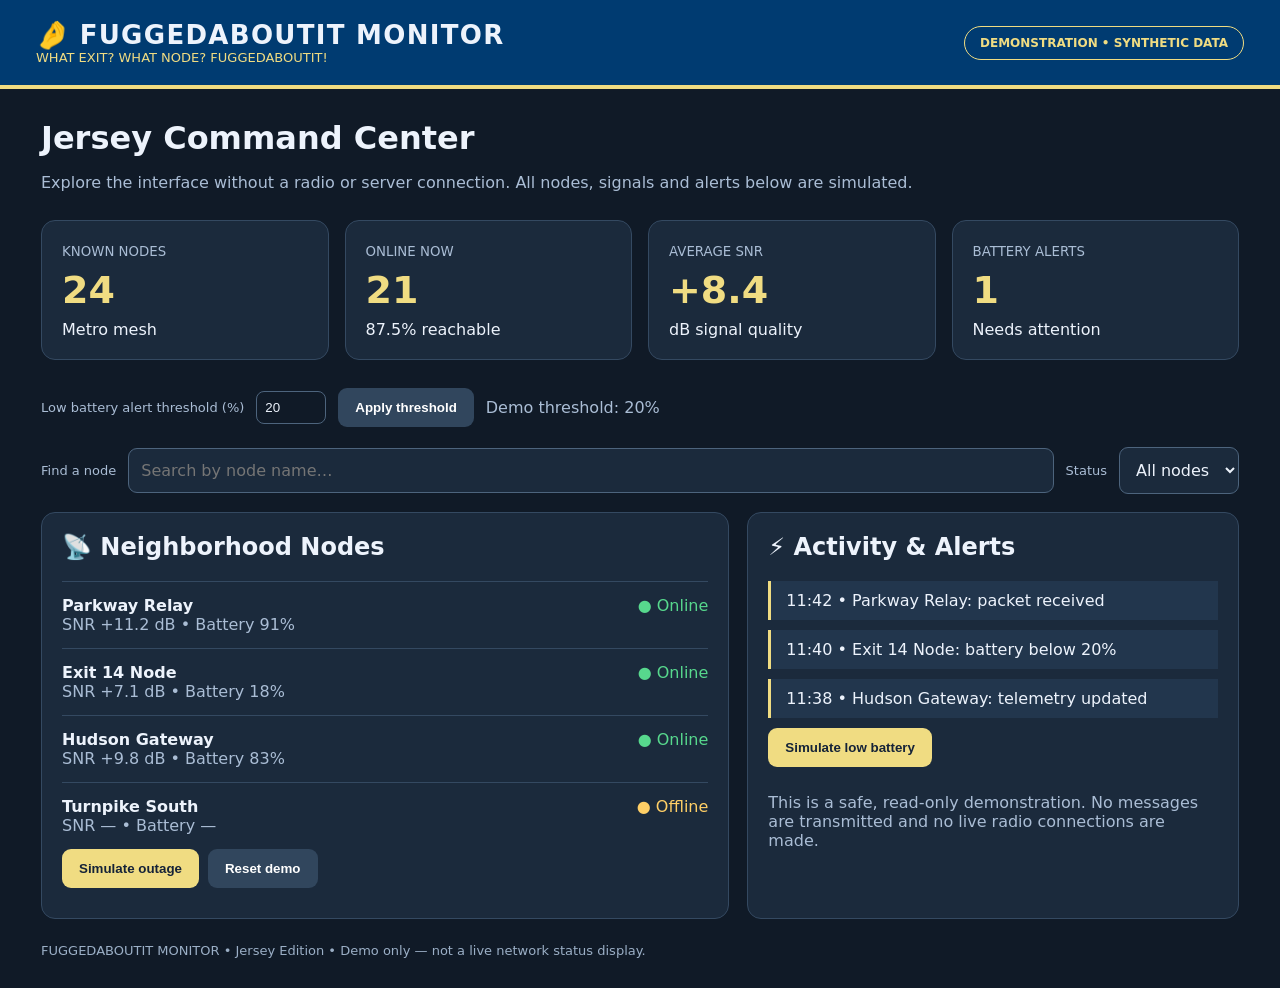
<file: public/demo.html>
<!doctype html>
<html lang="en"><head><meta charset="UTF-8"><meta name="viewport" content="width=device-width,initial-scale=1"><title>FUGGEDABOUTIT MONITOR | Demo</title>
<style>
:root{font-family:system-ui,-apple-system,sans-serif;color:#edf3fc;background:#101a27}*{box-sizing:border-box}body{margin:0}.top{background:#003b71;border-bottom:4px solid #f0dc82;padding:20px 36px;display:flex;justify-content:space-between;align-items:center;gap:15px;flex-wrap:wrap}.brand{font-size:26px;font-weight:900;letter-spacing:.05em}.tag{color:#f0dc82;font-size:13px}.badge{border:1px solid #f0dc82;border-radius:30px;padding:9px 15px;color:#f0dc82;font-size:12px;font-weight:800}main{max-width:1250px;margin:30px auto;padding:0 26px}h1{font-size:32px;margin-bottom:8px}.sub{color:#aabdd5}.stats{display:grid;grid-template-columns:repeat(4,minmax(0,1fr));gap:16px;margin:28px 0}.card,.panel{background:#1b2a3c;border:1px solid #344961;border-radius:14px;padding:20px}.card small{color:#aabdd5}.card strong{display:block;font-size:38px;color:#f0dc82;margin:8px 0}.layout{display:grid;grid-template-columns:1.4fr 1fr;gap:18px}.panel h2{margin-top:0}.node{display:flex;justify-content:space-between;gap:12px;padding:14px 0;border-top:1px solid #344961}.ok{color:#57d88d}.warn{color:#ffcf66}.muted{color:#aabdd5}button{cursor:pointer;background:#f0dc82;color:#152338;border:0;padding:12px 17px;border-radius:9px;font-weight:800;margin-right:9px;margin-bottom:10px}button.secondary{background:#31465d;color:white}.event{border-left:3px solid #f0dc82;padding:10px 15px;background:#22364d;margin:10px 0}.settings{display:flex;gap:12px;flex-wrap:wrap;align-items:center;margin:12px 0 20px}.settings label{font-size:13px;color:#aabdd5}.settings input{width:70px;background:#101a27;color:#edf3fc;border:1px solid #4d647d;border-radius:8px;padding:8px}.settings button{margin:0}.toolbar{display:flex;align-items:center;gap:12px;flex-wrap:wrap;margin:18px 0}.toolbar input,.toolbar select{background:#1b2a3c;color:#edf3fc;border:1px solid #4d647d;border-radius:9px;padding:12px;font:inherit}.toolbar input{flex:1;min-width:190px}.toolbar label{color:#aabdd5;font-size:13px}.node[hidden]{display:none}.footer{color:#9bafc6;font-size:13px;margin:24px 0}@media(max-width:780px){.stats{grid-template-columns:repeat(2,1fr)}.layout{grid-template-columns:1fr}.brand{font-size:20px}}
</style></head><body>
<header class="top"><div><div class="brand">🤌 FUGGEDABOUTIT MONITOR</div><div class="tag">WHAT EXIT? WHAT NODE? FUGGEDABOUTIT!</div></div><div class="badge">DEMONSTRATION • SYNTHETIC DATA</div></header>
<main><h1>Jersey Command Center</h1><p class="sub">Explore the interface without a radio or server connection. All nodes, signals and alerts below are simulated.</p>
<section class="stats"><div class="card"><small>KNOWN NODES</small><strong id="nodes">24</strong><span>Metro mesh</span></div><div class="card"><small>ONLINE NOW</small><strong id="online">21</strong><span>87.5% reachable</span></div><div class="card"><small>AVERAGE SNR</small><strong id="snr">+8.4</strong><span>dB signal quality</span></div><div class="card"><small>BATTERY ALERTS</small><strong id="battery">2</strong><span>Needs attention</span></div></section>
<div class="settings"><label for="threshold">Low battery alert threshold (%)</label><input id="threshold" type="number" min="1" max="99" value="20"><button id="apply" class="secondary">Apply threshold</button><span id="threshold-info" class="muted" aria-live="polite">Demo threshold: 20%</span></div>
<div class="toolbar"><label for="search">Find a node</label><input id="search" type="search" placeholder="Search by node name…" autocomplete="off"><label for="filter">Status</label><select id="filter"><option value="all">All nodes</option><option value="online">Online</option><option value="offline">Offline</option></select></div>
<section class="layout"><div class="panel"><h2>📡 Neighborhood Nodes</h2><div id="node-list"></div><p id="empty" class="muted" hidden>No matching nodes. Try a different search or status.</p><button id="toggle">Simulate outage</button><button id="reset" class="secondary">Reset demo</button></div><div class="panel"><h2>⚡ Activity & Alerts</h2><div id="events" aria-live="polite"><div class="event">11:42 • Parkway Relay: packet received</div><div class="event">11:40 • Exit 14 Node: battery below 20%</div><div class="event">11:38 • Hudson Gateway: telemetry updated</div></div><button id="alert">Simulate low battery</button><p class="muted">This is a safe, read-only demonstration. No messages are transmitted and no live radio connections are made.</p></div></section>
<p class="footer">FUGGEDABOUTIT MONITOR • Jersey Edition • Demo only — not a live network status display.</p></main>
<script>
const initial=[['Parkway Relay','Online','+11.2 dB','91%'],['Exit 14 Node','Online','+7.1 dB','18%'],['Hudson Gateway','Online','+9.8 dB','83%'],['Turnpike South','Offline','—','—']];
let offline=false,low=false,threshold=20;
function draw(){document.querySelector('#node-list').innerHTML=initial.map((n,i)=>{const down=(i===0&&offline)||n[1]==='Offline';return '<div class="node" data-name="'+n[0].toLowerCase()+'" data-status="'+(down?'offline':'online')+'"><div><strong>'+n[0]+'</strong><br><span class="muted">SNR '+(down?'—':n[2])+' • Battery '+(i===2&&low?'9%':n[3])+'</span></div><span class="'+(down?'warn':'ok')+'">'+(down?'● Offline':'● Online')+'</span></div>'}).join('');document.querySelector('#online').textContent=offline?'20':'21';document.querySelector('#battery').textContent=[91,18,low?9:83].filter(v=>v<threshold).length;document.querySelector('#snr').textContent=offline?'+7.9':'+8.4';applyFilters()}
function applyFilters(){const query=document.querySelector('#search').value.trim().toLowerCase();const filter=document.querySelector('#filter').value;let visible=0;document.querySelectorAll('#node-list .node').forEach(node=>{const match=node.dataset.name.includes(query)&&(filter==='all'||node.dataset.status===filter);node.hidden=!match;if(match)visible++});document.querySelector('#empty').hidden=visible>0}
document.querySelector('#search').addEventListener('input',applyFilters);document.querySelector('#filter').addEventListener('change',applyFilters);
document.querySelector('#apply').onclick=()=>{const value=Number(document.querySelector('#threshold').value);if(!Number.isInteger(value)||value<1||value>99){document.querySelector('#threshold-info').textContent='Choose a value from 1 to 99';return}threshold=value;document.querySelector('#threshold-info').textContent='Demo threshold: '+value+'%';draw();add('Battery alert threshold set to '+value+'%')};
function add(message){const e=document.createElement('div');e.className='event';e.textContent='Demo • '+message;document.querySelector('#events').prepend(e)}
document.querySelector('#toggle').onclick=()=>{offline=!offline;draw();add(offline?'Parkway Relay went offline':'Parkway Relay reconnected')};
document.querySelector('#alert').onclick=()=>{low=true;draw();add('Hudson Gateway battery critical: 9%')};
document.querySelector('#reset').onclick=()=>{offline=false;low=false;document.querySelector('#search').value='';document.querySelector('#filter').value='all';draw();document.querySelector('#events').innerHTML='<div class="event">Demo reset • All simulated alerts cleared</div>'};draw();
</script></body></html>
</file>
